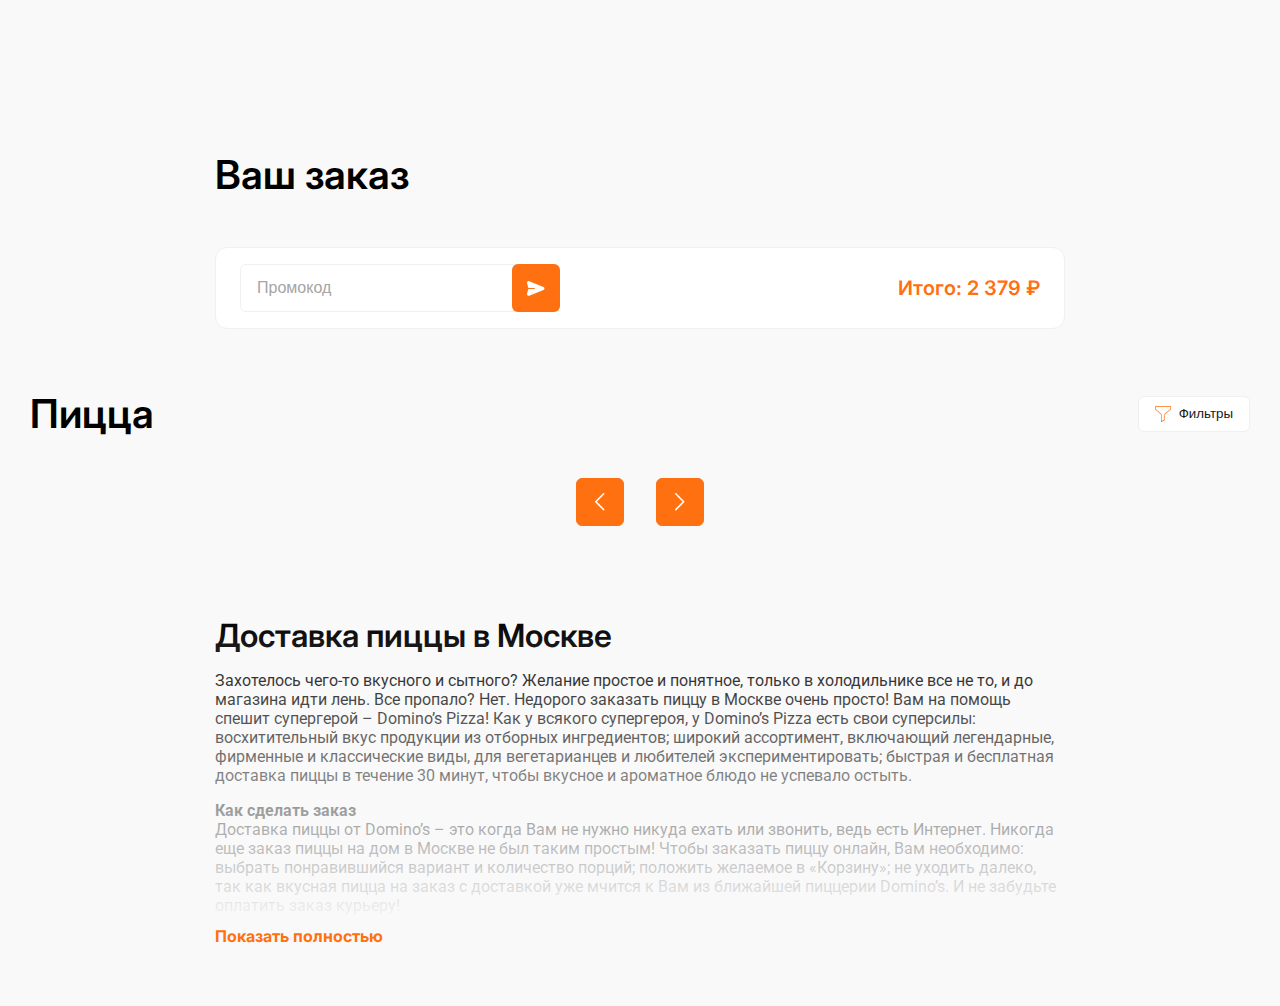
<file: kudapizza-main/index.html>
<!DOCTYPE html>
<html lang="en">

<head>
    <meta charset="UTF-8">
    <meta name="viewport" content="width=device-width, initial-scale=1.0">
    <title>Kudapizza</title>
    <link rel="stylesheet" href="main.css">
</head>

<body>
    <main>
        <section class="categories">
            <div class="container categories__container">
                <ul class="categories__list">
                    <!-- <li>
                        <a href="#" class="categories__link active">
                            <svg width="24" height="24">
                                <use xlink:href="images/icons/sprite.svg#icon-sale" />
                            </svg>
                            Акции
                        </a>
                    </li> -->
                </ul>
            </div>
        </section>
        <section class="cart">
            <div class="container container--small cart__container">
                <h2 class="cart__title">Ваш заказ</h2>
                <div class="cart__body">
                   <div class="cart__items"> 
                         <!--<div class="cart__item">
                            <div class="cart__item-about">
                                <img src="images/product-1.jpg" alt="" class="cart__item-img">
                                <div class="cart__item-info">
                                    <div class="cart__item-name">Пепперони по-деревенски</div>
                                    <div class="cart__item-desc">Традиционное тесто, 23 см</div>
                                </div>
                            </div>
                            <div class="cart__item-numbers">
                                <div class="cart__item-calc">
                                    <button class="cart__item-minus">-</button>
                                    <input type="text" value="1" class="cart__item-quantity" readonly>
                                    <button class="cart__item-plus">+</button>
                                </div>
                                <div class="cart__item-sum">399 ₽</div>
                            </div>
                        </div>-->

                        
                    </div>
                    <div class="cart__result">
                        <div class="cart__promocode">
                            <input type="text" placeholder="Промокод">
                            <button>
                                <svg width="18" height="15">
                                    <use xlink:href="images/icons/sprite.svg#icon-plane" />
                                </svg>
                            </button>
                        </div>
                        <div class="cart__sum">Итого: 2 379 ₽</div>
                    </div>
                </div>
            </div>
        </section>
        <section class="catalog">
            <div class="container catalog__container">
                <div class="catalog__header">
                    <h2 class="catalog__title">Пицца</h2>
                    <button class="catalog__filter">
                        <svg width="16" height="16" viewBox="0 0 16 16" xmlns="http://www.w3.org/2000/svg">
                            <g clip-path="url(#clip0_27964_386)">
                                <path
                                    d="M6.33333 16C6.27667 16 6.22 15.986 6.16933 15.9567C6.06467 15.8973 6 15.7867 6 15.6667V8.932C6 8.646 5.87733 8.374 5.664 8.18467L0.558667 3.64933C0.204 3.33533 0 2.87933 0 2.4V1C0 0.448667 0.448667 0 1 0H15C15.5513 0 16 0.448667 16 1V2.4C16 2.87933 15.796 3.33533 15.4407 3.65L10.336 8.18533C10.1227 8.37467 10 8.64667 10 8.932V13.2887C10 13.6373 9.81467 13.966 9.51467 14.146L6.504 15.952C6.452 15.984 6.39267 16 6.33333 16V16ZM1 0.666667C0.816667 0.666667 0.666667 0.816 0.666667 1V2.4C0.666667 2.68867 0.788667 2.96267 1.00067 3.15L6.10667 7.686C6.462 8.002 6.66667 8.456 6.66667 8.932V15.078L9.172 13.5753C9.27133 13.5153 9.33333 13.4053 9.33333 13.2893V8.93267C9.33333 8.45667 9.538 8.002 9.89333 7.68667L14.9987 3.15133C15.2113 2.96267 15.3333 2.68867 15.3333 2.4V1C15.3333 0.816 15.1833 0.666667 15 0.666667H1Z" />
                            </g>
                            <defs>
                                <clipPath id="clip0_27964_386">
                                    <rect width="16" height="16" fill="white" />
                                </clipPath>
                            </defs>
                        </svg>

                        Фильтры
                    </button>
                </div>
                <div class="pagination">
                    <ul>
                        <li>
                            <a href="#" class="pagination__button pagination__button--active">
                                <svg width="18" height="18">
                                    <use xlink:href="images/icons/sprite.svg#icon-prev" />
                                </svg>
                            </a>
                        </li>
                        <li class="here"></li>
                        <!-- <li>
                            <a href="#" class="pagination__button">1</a>
                        </li>
                        <li>
                            <a href="#" class="pagination__button">2</a>
                        </li>
                        <li>
                            <a href="#" class="pagination__button">3</a>
                        </li>
                        <li>
                            <span>...</span>
                        </li>
                        <li>
                            <a href="#" class="pagination__button">103</a>
                        </li>
                        <li>
                            <a href="#" class="pagination__button">104</a>
                        </li>
                        <li>
                            <a href="#" class="pagination__button">105</a>
                        </li> -->
                        <li>
                            <a href="#" class="pagination__button pagination__button--active">
                                <svg width="18" height="18">
                                    <use xlink:href="images/icons/sprite.svg#icon-next" />
                                </svg>
                            </a>
                        </li>
                    </ul>
                </div>
            </div>
        </section>
        <section class="info">
            <div class="container container--small info__container">
                <div class="info__text">
                    <h2>Доставка пиццы в Москве</h2>
                    <p>Захотелось чего-то вкусного и сытного? Желание простое и понятное, только в холодильнике все не
                        то, и до магазина идти лень. Все пропало? Нет. Недорого заказать пиццу в Москве очень просто!
                        Вам на помощь спешит супергерой – Domino’s Pizza! Как у всякого супергероя, у Domino’s Pizza
                        есть свои суперсилы: восхитительный вкус продукции из отборных ингредиентов; широкий
                        ассортимент, включающий легендарные, фирменные и классические виды, для вегетарианцев и
                        любителей экспериментировать; быстрая и бесплатная доставка пиццы в течение 30 минут, чтобы
                        вкусное и ароматное блюдо не успевало остыть.</p>
                    <h5>Как сделать заказ</h5>
                    <p>Доставка пиццы от Domino’s – это когда Вам не нужно никуда ехать или звонить, ведь есть Интернет.
                        Никогда еще заказ пиццы на дом в Москве не был таким простым! Чтобы заказать пиццу онлайн, Вам
                        необходимо: выбрать понравившийся вариант и количество порций; положить желаемое в «Корзину»; не
                        уходить далеко, так как вкусная пицца на заказ с доставкой уже мчится к Вам из ближайшей
                        пиццерии Domino’s. И не забудьте оплатить заказ курьеру!</p>
                    <p>Захотелось чего-то вкусного и сытного? Желание простое и понятное, только в холодильнике все не
                        то, и до магазина идти лень. Все пропало? Нет. Недорого заказать пиццу в Москве очень просто!
                        Вам на помощь спешит супергерой – Domino’s Pizza! Как у всякого супергероя, у Domino’s Pizza
                        есть свои суперсилы: восхитительный вкус продукции из отборных ингредиентов; широкий
                        ассортимент, включающий легендарные, фирменные и классические виды, для вегетарианцев и
                        любителей экспериментировать; быстрая и бесплатная доставка пиццы в течение 30 минут, чтобы
                        вкусное и ароматное блюдо не успевало остыть.</p>
                    <p>Доставка пиццы от Domino’s – это когда Вам не нужно никуда ехать или звонить, ведь есть Интернет.
                        Никогда еще заказ пиццы на дом в Москве не был таким простым! Чтобы заказать пиццу онлайн, Вам
                        необходимо: выбрать понравившийся вариант и количество порций; положить желаемое в «Корзину»; не
                        уходить далеко, так как вкусная пицца на заказ с доставкой уже мчится к Вам из ближайшей
                        пиццерии Domino’s. И не забудьте оплатить заказ курьеру!</p>
                    <p>Доставка пиццы от Domino’s – это когда Вам не нужно никуда ехать или звонить, ведь есть Интернет.
                        Никогда еще заказ пиццы на дом в Москве не был таким простым! Чтобы заказать пиццу онлайн, Вам
                        необходимо: выбрать понравившийся вариант и количество порций; положить желаемое в «Корзину»; не
                        уходить далеко, так как вкусная пицца на заказ с доставкой уже мчится к Вам из ближайшей
                        пиццерии Domino’s. И не забудьте оплатить заказ курьеру!</p>
                    <p>Захотелось чего-то вкусного и сытного? Желание простое и понятное, только в холодильнике все не
                        то, и до магазина идти лень. Все пропало? Нет. Недорого заказать пиццу в Москве очень просто!
                        Вам на помощь спешит супергерой – Domino’s Pizza! Как у всякого супергероя, у Domino’s Pizza
                        есть свои суперсилы: восхитительный вкус продукции из отборных ингредиентов; широкий
                        ассортимент, включающий легендарные, фирменные и классические виды, для вегетарианцев и
                        любителей экспериментировать; быстрая и бесплатная доставка пиццы в течение 30 минут, чтобы
                        вкусное и ароматное блюдо не успевало остыть.</p>
                </div>
                <button class="info__link" data-hello="Скрыть текст">Показать полностью</button>
            </div>
        </section>
    </main>
    <div class="popup-filter">
        <div class="popup-filter__body">
            <div class="popup-filter__content">
                <div class="popup-filter__header">
                    <h2>Фильтры</h2>
                    <svg class="popup-filter__close" width="24" height="24" viewBox="0 0 24 24" fill="none"
                        xmlns="http://www.w3.org/2000/svg">
                        <g clip-path="url(#clip0_230_22549)">
                            <path fill-rule="evenodd" clip-rule="evenodd"
                                d="M1.33213 0.228557C1.02739 -0.0761858 0.5333 -0.0761858 0.228557 0.228557C-0.0761858 0.533301 -0.0761858 1.02739 0.228557 1.33213L10.8964 12L0.228564 22.6679C-0.0761791 22.9726 -0.0761791 23.4667 0.228564 23.7714C0.533307 24.0762 1.02739 24.0762 1.33214 23.7714L12 13.1036L22.6679 23.7714C22.9726 24.0762 23.4667 24.0762 23.7714 23.7714C24.0762 23.4667 24.0762 22.9726 23.7714 22.6679L13.1036 12L23.7714 1.33213C24.0762 1.02739 24.0762 0.533302 23.7714 0.228559C23.4667 -0.0761838 22.9726 -0.0761838 22.6679 0.228559L12 10.8964L1.33213 0.228557Z"
                                fill="#A5A5A5" />
                        </g>
                        <defs>
                            <clipPath id="clip0_230_22549">
                                <rect width="24" height="24" fill="white" />
                            </clipPath>
                        </defs>
                    </svg>
                </div>
                <div class="popup-filter__groups">
                    <!-- <div class="popup-filter__group">
                        <h4>Общее</h4>
                        <div class="popup-filter__checkbox">
                            <button class="active">Хит</button>
                        </div>
                    </div> -->
                </div>
            </div>
            <div class="popup-filter__buttons">
                <button class="hover">Сбросить</button>
                <button class="active">Применить</button>
            </div>
        </div>
    </div>
    <script src="script.js"></script>
</body>

</html>
</file>
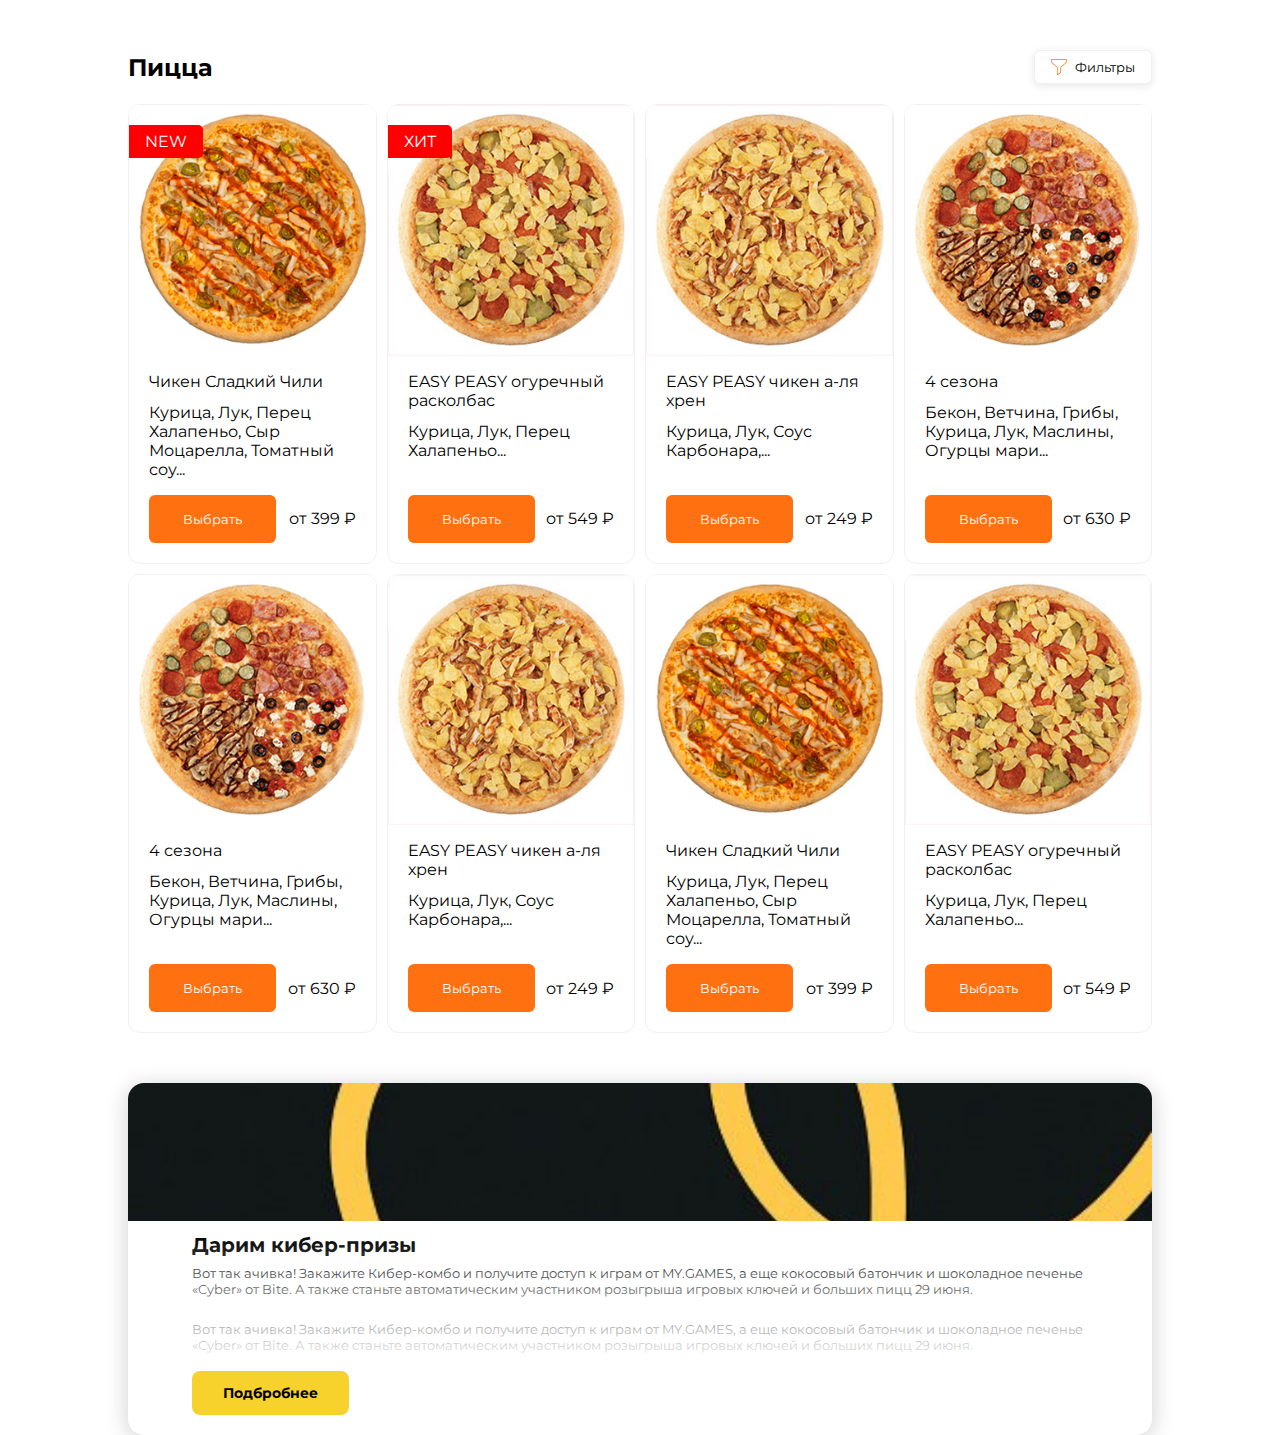
<file: kudapizza-prizes/index.html>
<!DOCTYPE html>
<html lang="en">
<head>
    <meta charset="UTF-8">
    <meta name="viewport" content="width=device-width, initial-scale=1.0">
    <title>kudapizza-prizes</title>
    <link rel="stylesheet" href="./assets/css/prizes.css">
    <link rel="stylesheet" href="./assets/css/sort.css">
    <link rel="preconnect" href="https://fonts.googleapis.com">
<link rel="preconnect" href="https://fonts.gstatic.com" crossorigin>
<link href="https://fonts.googleapis.com/css2?family=Montserrat:ital,wght@0,100..900;1,100..900&display=swap" rel="stylesheet">
</head>
<body>
    <main>
        <section class="catalog">
            <div class="catalog__content">
                <div class="catalog__header">
                    <h2>Пицца</h2>
                    <button class="catalog__sort">
                        <svg width="16" height="16" viewBox="0 0 16 16" fill="none" xmlns="http://www.w3.org/2000/svg">
                            <path d="M6.33333 16C6.27667 16 6.22 15.986 6.16933 15.9567C6.06467 15.8973 6 15.7867 6 15.6667V8.932C6 8.646 5.87733 8.374 5.664 8.18467L0.558667 3.64933C0.204 3.33533 0 2.87933 0 2.4V1C0 0.448667 0.448667 0 1 0H15C15.5513 0 16 0.448667 16 1V2.4C16 2.87933 15.796 3.33533 15.4407 3.65L10.336 8.18533C10.1227 8.37467 10 8.64667 10 8.932V13.2887C10 13.6373 9.81467 13.966 9.51467 14.146L6.504 15.952C6.452 15.984 6.39267 16 6.33333 16ZM1 0.666667C0.816667 0.666667 0.666667 0.816 0.666667 1V2.4C0.666667 2.68867 0.788667 2.96267 1.00067 3.15L6.10667 7.686C6.462 8.002 6.66667 8.456 6.66667 8.932V15.078L9.172 13.5753C9.27133 13.5153 9.33333 13.4053 9.33333 13.2893V8.93267C9.33333 8.45667 9.538 8.002 9.89333 7.68667L14.9987 3.15133C15.2113 2.96267 15.3333 2.68867 15.3333 2.4V1C15.3333 0.816 15.1833 0.666667 15 0.666667H1Z" fill="#FF7010"/>
                        </svg>
                        <span class="catalog__sort-span">Фильтры</span>
                    </button>
                </div>
                <div class="catalog__pizza">
                    <!--Item start  1-->
                    <div class="catalog__pizza-item">
                        <div class="catalog__pizza-item-image">
                            <span class="catalog__pizza-item-span">NEW</span>
                            <img src="./assets/img/pizza/ChickenSweetChili.png" alt="Chicken Sweet Chili Pizza" class="catalog__pizza-item-img">
                        </div>
                        <div class="catalog__pizza-item-text">
                            <span class="catalog__pizza-item-text-span">Чикен Сладкий Чили</span>
                            <p class="catalog__pizza-item-text-span">Курица, Лук, Перец Халапеньо, Сыр Моцарелла, Томатный соу...</p>
                        </div>
                        <div class="catalog__pizza-item-bap"> <!--bap (button and price)-->
                            <button class="catalog__pizza-item-bap-button">Выбрать</button>
                            <span class="catalog__pizza-item-bap-span">от 399 &#8381</span>
                        </div>
                    </div>
                    <!--Item finish-->

                    <!--Item start 2-->
                    <div class="catalog__pizza-item">
                        <div class="catalog__pizza-item-image">
                            <span class="catalog__pizza-item-span">ХИТ</span>
                            <img src="./assets/img/pizza/EasyPeasyPickles.png" alt="Chicken Sweet Chili Pizza" class="catalog__pizza-item-img">
                        </div>
                        <div class="catalog__pizza-item-text">
                            <span class="catalog__pizza-item-text-span">EASY PEASY огуречный расколбас</span>
                            <p class="catalog__pizza-item-text-span">Курица, Лук, Перец Халапеньо...</p>
                        </div>
                        <div class="catalog__pizza-item-bap"> <!--bap (button and price)-->
                            <button class="catalog__pizza-item-bap-button">Выбрать</button>
                            <span class="catalog__pizza-item-bap-span">от 549 &#8381</span>
                        </div>
                    </div>
                    <!--Item finish-->

                    <!--Item start   3-->
                    <div class="catalog__pizza-item">
                        <div class="catalog__pizza-item-image">
                            <img src="./assets/img/pizza/EasyPeasyChickenHren.png" alt="Chicken Sweet Chili Pizza" class="catalog__pizza-item-img">
                        </div>
                        <div class="catalog__pizza-item-text">
                            <span class="catalog__pizza-item-text-span">EASY PEASY чикен а-ля хрен</span>
                            <p class="catalog__pizza-item-text-span">Курица, Лук, Соус Карбонара,...</p>
                        </div>
                        <div class="catalog__pizza-item-bap"> <!--bap (button and price)-->
                            <button class="catalog__pizza-item-bap-button">Выбрать</button>
                            <span class="catalog__pizza-item-bap-span">от 249 &#8381</span>
                        </div>
                    </div>
                    <!--Item finish-->

                    <!--Item start  4-->
                    <div class="catalog__pizza-item">
                        <div class="catalog__pizza-item-image">
                            <img src="./assets/img/pizza/FourSeasons.png" alt="Chicken Sweet Chili Pizza" class="catalog__pizza-item-img">
                        </div>
                        <div class="catalog__pizza-item-text">
                            <span class="catalog__pizza-item-text-span">4 сезона</span>
                            <p class="catalog__pizza-item-text-span">Бекон, Ветчина, Грибы, Курица, Лук, Маслины, Огурцы мари...</p>
                        </div>
                        <div class="catalog__pizza-item-bap"> <!--bap (button and price)-->
                            <button class="catalog__pizza-item-bap-button">Выбрать</button>
                            <span class="catalog__pizza-item-bap-span">от 630 &#8381</span>
                        </div>
                    </div>
                    <!--Item finish-->

                    <!--Item start  5-->
                    <div class="catalog__pizza-item">
                        <div class="catalog__pizza-item-image">
                            <img src="./assets/img/pizza/FourSeasons.png" alt="Chicken Sweet Chili Pizza" class="catalog__pizza-item-img">
                        </div>
                        <div class="catalog__pizza-item-text">
                            <span class="catalog__pizza-item-text-span">4 сезона</span>
                            <p class="catalog__pizza-item-text-span">Бекон, Ветчина, Грибы, Курица, Лук, Маслины, Огурцы мари...</p>
                        </div>
                        <div class="catalog__pizza-item-bap"> <!--bap (button and price)-->
                            <button class="catalog__pizza-item-bap-button">Выбрать</button>
                            <span class="catalog__pizza-item-bap-span">от 630 &#8381</span>
                        </div>
                    </div>
                    <!--Item finish-->

                    <!--Item start   6-->
                    <div class="catalog__pizza-item">
                        <div class="catalog__pizza-item-image">
                            <img src="./assets/img/pizza/EasyPeasyChickenHren.png" alt="Chicken Sweet Chili Pizza" class="catalog__pizza-item-img">
                        </div>
                        <div class="catalog__pizza-item-text">
                            <span class="catalog__pizza-item-text-span">EASY PEASY чикен а-ля хрен</span>
                            <p class="catalog__pizza-item-text-span">Курица, Лук, Соус Карбонара,...</p>
                        </div>
                        <div class="catalog__pizza-item-bap"> <!--bap (button and price)-->
                            <button class="catalog__pizza-item-bap-button">Выбрать</button>
                            <span class="catalog__pizza-item-bap-span">от 249 &#8381</span>
                        </div>
                    </div>
                    <!--Item finish-->

                    <!--Item start  7-->
                    <div class="catalog__pizza-item">
                        <div class="catalog__pizza-item-image">
                            <img src="./assets/img/pizza/ChickenSweetChili.png" alt="Chicken Sweet Chili Pizza" class="catalog__pizza-item-img">
                        </div>
                        <div class="catalog__pizza-item-text">
                            <span class="catalog__pizza-item-text-span">Чикен Сладкий Чили</span>
                            <p class="catalog__pizza-item-text-span">Курица, Лук, Перец Халапеньо, Сыр Моцарелла, Томатный соу...</p>
                        </div>
                        <div class="catalog__pizza-item-bap"> <!--bap (button and price)-->
                            <button class="catalog__pizza-item-bap-button">Выбрать</button>
                            <span class="catalog__pizza-item-bap-span">от 399 &#8381</span>
                        </div>
                    </div>
                    <!--Item finish-->

                    <!--Item start  8-->
                    <div class="catalog__pizza-item">
                        <div class="catalog__pizza-item-image">
                            <img src="./assets/img/pizza/EasyPeasyPickles.png" alt="Chicken Sweet Chili Pizza" class="catalog__pizza-item-img">
                        </div>
                        <div class="catalog__pizza-item-text">
                            <span class="catalog__pizza-item-text-span">EASY PEASY огуречный расколбас</span>
                            <p class="catalog__pizza-item-text-span">Курица, Лук, Перец Халапеньо...</p>
                        </div>
                        <div class="catalog__pizza-item-bap"> <!--bap (button and price)-->
                            <button class="catalog__pizza-item-bap-button">Выбрать</button>
                            <span class="catalog__pizza-item-bap-span">от 549 &#8381</span>
                        </div>
                    </div>
                    <!--Item finish-->
                </div>
            </div>
        </section>
        <section class="prizes">
            <div class="prizes__content">
                <img src="./assets/img/prizes_image.png" alt="top image" class="prizes__image">
                <div class="prizes__content-text">
                    <h2 class="prizes__h2">Дарим кибер-призы</h2>
                    <p class="prizes__p">Вот так ачивка! Закажите Кибер-комбо и получите доступ к играм от MY.GAMES, а еще кокосовый батончик и шоколадное печенье «Cyber» от Bite. А также станьте автоматическим участником розыгрыша игровых ключей и больших пицц 29 июня.</p>
                    <p class="prizes__p">Вот так ачивка! Закажите Кибер-комбо и получите доступ к играм от MY.GAMES, а еще кокосовый батончик и шоколадное печенье «Cyber» от Bite. А также станьте автоматическим участником розыгрыша игровых ключей и больших пицц 29 июня.</p>
                    <p class="prizes__p">Вот так ачивка! Закажите Кибер-комбо и получите доступ к играм от MY.GAMES, а еще кокосовый батончик и шоколадное печенье «Cyber» от Bite. А также станьте автоматическим участником розыгрыша игровых ключей и больших пицц 29 июня.</p>
                    <p class="prizes__p">Вот так ачивка! Закажите Кибер-комбо и получите доступ к играм от MY.GAMES, а еще кокосовый батончик и шоколадное печенье «Cyber» от Bite. А также станьте автоматическим участником розыгрыша игровых ключей и больших пицц 29 июня.</p>
                </div>
                <button class="prizes__button" data-text="Меньше">Подбробнее</button>
            </div>
        </section>
        <script src="./assets/js/script.js"></script>
    </main>
    <div class="popup-filter">
        <div class="popup-filter__content">
            <div class="popup-filter__header">
                <h2>Фильтры</h2>
                <button class="popup-filter__header-button">
                    <svg width="24" height="24" viewBox="0 0 24 24" fill="none" xmlns="http://www.w3.org/2000/svg">
                    <g clip-path="url(#clip0_230_22549)">
                    <path fill-rule="evenodd" clip-rule="evenodd" d="M1.33213 0.228557C1.02739 -0.0761858 0.5333 -0.0761858 0.228557 0.228557C-0.0761858 0.533301 -0.0761858 1.02739 0.228557 1.33213L10.8964 12L0.228564 22.6679C-0.0761791 22.9726 -0.0761791 23.4667 0.228564 23.7714C0.533307 24.0762 1.02739 24.0762 1.33214 23.7714L12 13.1036L22.6679 23.7714C22.9726 24.0762 23.4667 24.0762 23.7714 23.7714C24.0762 23.4667 24.0762 22.9726 23.7714 22.6679L13.1036 12L23.7714 1.33213C24.0762 1.02739 24.0762 0.533302 23.7714 0.228559C23.4667 -0.0761838 22.9726 -0.0761838 22.6679 0.228559L12 10.8964L1.33213 0.228557Z" fill="#A5A5A5"/>
                    </g>
                    <defs>
                    <clipPath id="clip0_230_22549">
                    <rect width="24" height="24" fill="white"/>
                    </clipPath>
                    </defs>
                    </svg>
                </button>
            </div>
            <div class="popup-filter__block">
                <span class="block-span">Общее</span>
                <div class="block-items">

                    <!--Item started-->
                    <label class="popup-filter-buttons-parameter">
                        <input type="checkbox" name="checkbox" class="popup-filter__input">
                        <span class="popup-filter__span">Хит</span>
                    </label>
                    <!--Item finished-->

                    <!--Item started-->
                    <label class="popup-filter-buttons-parameter">
                        <input type="checkbox" name="checkbox" class="popup-filter__input">
                        <span class="popup-filter__span">Новинка</span>
                    </label>
                    <!--Item finished-->

                    <!--Item started-->
                    <label class="popup-filter-buttons-parameter">
                        <input type="checkbox" name="checkbox" class="popup-filter__input">
                        <span class="popup-filter__span">С мясом</span>
                    </label>
                    <!--Item finished-->

                    <!--Item started-->
                    <label class="popup-filter-buttons-parameter">
                        <input type="checkbox" name="checkbox" class="popup-filter__input">
                        <span class="popup-filter__span">Вегетарианская</span>
                    </label>
                    <!--Item finished-->

                    <!--Item started-->
                    <label class="popup-filter-buttons-parameter">
                        <input type="checkbox" name="checkbox" class="popup-filter__input">
                        <span class="popup-filter__span">С курицей</span>
                    </label>
                    <!--Item finished-->

                    <!--Item started-->
                    <label class="popup-filter-buttons-parameter">
                        <input type="checkbox" name="checkbox" class="popup-filter__input">
                        <span class="popup-filter__span">Без лука</span>
                    </label>
                    <!--Item finished-->

                    <!--Item started-->
                    <label class="popup-filter-buttons-parameter">
                        <input type="checkbox" name="checkbox" class="popup-filter__input">
                        <span class="popup-filter__span">С грибами</span>
                    </label>
                    <!--Item finished-->

                    <!--Item started-->
                    <label class="popup-filter-buttons-parameter">
                        <input type="checkbox" name="checkbox" class="popup-filter__input">
                        <span class="popup-filter__span">С морепродуктами</span>
                    </label>
                    <!--Item finished-->

                    <!--Item started-->
                    <label class="popup-filter-buttons-parameter">
                        <input type="checkbox" name="checkbox" class="popup-filter__input">
                        <span class="popup-filter__span">Барбекью</span>
                    </label>
                    <!--Item finished-->
                </div>
            </div>
            <div class="popup-filter__block">
                <span class="block-span">Сыр</span>
                <div class="block-items">
                    <!--Item started-->
                    <label class="popup-filter-buttons-parameter">
                        <input type="checkbox" name="checkbox" class="popup-filter__input">
                        <span class="popup-filter__span">Реджанито</span>
                    </label>
                    <!--Item finished-->
                    
                    <!--Item started-->
                    <label class="popup-filter-buttons-parameter">
                        <input type="checkbox" name="checkbox" class="popup-filter__input">
                        <span class="popup-filter__span">Моцарелла</span>
                    </label>
                    <!--Item finished-->

                    <!--Item started-->
                    <label class="popup-filter-buttons-parameter">
                        <input type="checkbox" name="checkbox" class="popup-filter__input">
                        <span class="popup-filter__span">Чеддер</span>
                    </label>
                    <!--Item finished-->

                    <!--Item started-->
                    <label class="popup-filter-buttons-parameter">
                        <input type="checkbox" name="checkbox" class="popup-filter__input">
                        <span class="popup-filter__span">С голубой плесенью</span>
                    </label>
                    <!--Item finished-->

                    <!--Item started-->
                    <label class="popup-filter-buttons-parameter">
                        <input type="checkbox" name="checkbox" class="popup-filter__input">
                        <span class="popup-filter__span">Смесь итальянских сыров</span>
                    </label>
                    <!--Item finished-->

                    <!--Item started-->
                    <label class="popup-filter-buttons-parameter">
                        <input type="checkbox" name="checkbox" class="popup-filter__input">
                        <span class="popup-filter__span">Мягкий молодой сыр</span>
                    </label>
                    <!--Item finished-->
                </div>
            </div>
            <div class="popup-filter__block">
                <span class="block-span">Мясо</span>
                <div class="block-items">
                    <!--Item started-->
                    <label class="popup-filter-buttons-parameter">
                        <input type="checkbox" name="checkbox" class="popup-filter__input">
                        <span class="popup-filter__span">Пепперони</span>
                    </label>
                    <!--Item finished-->

                    <!--Item started-->
                    <label class="popup-filter-buttons-parameter">
                        <input type="checkbox" name="checkbox" class="popup-filter__input">
                        <span class="popup-filter__span">Свинина</span>
                    </label>
                    <!--Item finished-->

                    <!--Item started-->
                    <label class="popup-filter-buttons-parameter">
                        <input type="checkbox" name="checkbox" class="popup-filter__input">
                        <span class="popup-filter__span">Ветчина</span>
                    </label>
                    <!--Item finished-->

                    <!--Item started-->
                    <label class="popup-filter-buttons-parameter">
                        <input type="checkbox" name="checkbox" class="popup-filter__input">
                        <span class="popup-filter__span">Бекон</span>
                    </label>
                    <!--Item finished-->

                    <!--Item started-->
                    <label class="popup-filter-buttons-parameter">
                        <input type="checkbox" name="checkbox" class="popup-filter__input">
                        <span class="popup-filter__span">Говядина</span>
                    </label>
                    <!--Item finished-->

                    <!--Item started-->
                    <label class="popup-filter-buttons-parameter">
                        <input type="checkbox" name="checkbox" class="popup-filter__input">
                        <span class="popup-filter__span">Чоризо</span>
                    </label>
                    <!--Item finished-->

                    <!--Item started-->
                    <label class="popup-filter-buttons-parameter">
                        <input type="checkbox" name="checkbox" class="popup-filter__input">
                        <span class="popup-filter__span">Колбаски</span>
                    </label>
                    <!--Item finished-->

                    <!--Item started-->
                    <label class="popup-filter-buttons-parameter">
                        <input type="checkbox" name="checkbox" class="popup-filter__input">
                        <span class="popup-filter__span">Куринная грудка</span>
                    </label>
                    <!--Item finished-->
                </div>
            </div>
            <div class="popup-filter__block">
                <span class="block-span">Компонент</span>
                <div class="block-items">
                    <!--Item started-->
                    <label class="popup-filter-buttons-parameter">
                        <input type="checkbox" name="checkbox" class="popup-filter__input">
                        <span class="popup-filter__span">Креветка</span>
                    </label>
                    <!--Item finished-->

                    <!--Item started-->
                    <label class="popup-filter-buttons-parameter">
                        <input type="checkbox" name="checkbox" class="popup-filter__input">
                        <span class="popup-filter__span">Ананасы</span>
                    </label>
                    <!--Item finished-->

                    <!--Item started-->
                    <label class="popup-filter-buttons-parameter">
                        <input type="checkbox" name="checkbox" class="popup-filter__input">
                        <span class="popup-filter__span">Шампиньоны</span>
                    </label>
                    <!--Item finished-->

                    <!--Item started-->
                    <label class="popup-filter-buttons-parameter">
                        <input type="checkbox" name="checkbox" class="popup-filter__input">
                        <span class="popup-filter__span">Лук</span>
                    </label>
                    <!--Item finished-->

                    <!--Item started-->
                    <label class="popup-filter-buttons-parameter">
                        <input type="checkbox" name="checkbox" class="popup-filter__input">
                        <span class="popup-filter__span">Перец халапеньо</span>
                    </label>
                    <!--Item finished-->

                    <!--Item started-->
                    <label class="popup-filter-buttons-parameter">
                        <input type="checkbox" name="checkbox" class="popup-filter__input">
                        <span class="popup-filter__span">Орегано</span>
                    </label>
                    <!--Item finished-->

                    <!--Item started-->
                    <label class="popup-filter-buttons-parameter">
                        <input type="checkbox" name="checkbox" class="popup-filter__input">
                        <span class="popup-filter__span">Зеленый перец</span>
                    </label>
                    <!--Item finished-->

                    <!--Item started-->
                    <label class="popup-filter-buttons-parameter">
                        <input type="checkbox" name="checkbox" class="popup-filter__input">
                        <span class="popup-filter__span">Оливки</span>
                    </label>
                    <!--Item finished-->

                    <!--Item started-->
                    <label class="popup-filter-buttons-parameter">
                        <input type="checkbox" name="checkbox" class="popup-filter__input">
                        <span class="popup-filter__span">Маслины</span>
                    </label>
                    <!--Item finished-->

                    <!--Item started-->
                    <label class="popup-filter-buttons-parameter">
                        <input type="checkbox" name="checkbox" class="popup-filter__input">
                        <span class="popup-filter__span">Клубника</span>
                    </label>
                    <!--Item finished-->

                    <!--Item started-->
                    <label class="popup-filter-buttons-parameter">
                        <input type="checkbox" name="checkbox" class="popup-filter__input">
                        <span class="popup-filter__span">Смесь итальянских трав</span>
                    </label>
                    <!--Item finished-->
                </div>
            </div>
            <div class="popup-filter__buttons">
                <button class="popup-filter__footer-btn">Сбросить</button>
                <button class="popup-filter__footer-btn">Применить</button>
            </div>
        </div>
    </div>
</body>
</html>
</file>
<file: kudapizza-main/main.css>
@import url('https://fonts.googleapis.com/css2?family=Inter:ital,opsz,wght@0,14..32,100..900;1,14..32,100..900&family=Roboto:ital,wght@0,100..900;1,100..900&display=swap');

* {
    margin: 0;
    padding: 0;
    box-sizing: border-box;
    /* border: 1px solid red; */
}

:root {
    --hello: #191919;
}

body {
    font-family: 'Roboto', sans-serif;
    color: var(--color);
    background-color: #F9F9F9;
}

.info {
    margin-block: 60px;
}

.info h2 {
    font-family: 'Inter', sans-serif;
    font-size: 32px;
    font-weight: 600;
    margin-bottom: 16px;
}

.info h5 {
    font-size: 16px;
    font-weight: 700;
}

.info p {
    font-size: 16px;
    margin-bottom: 1em;
}

.container {
    width: calc(100% - 30px * 2);
    max-width: 1290px;
    margin: 0 auto;
}

.container--small {
    max-width: 850px;
}

.info__link {
    color: #FF7010;
    background: none;
    border: none;
    font-family: "Inter", sans-serif;
    font-weight: 700;
    font-size: 16px;
    cursor: pointer;
}

.info__text {
    transition: max-height 1s;
    max-height: 310px;
    overflow: hidden;
    position: relative;
}

.info__text--active {
    max-height: 1000px;
}

.info__text::after {
    width: 100%;
    height: 310px;
    opacity: 1;
    background: linear-gradient(180deg, rgba(255, 255, 255, 0) 0%, #F9F9F9 100%);
    content: "";
    position: absolute;
    top: 0;
    left: 0;
    transition: opacity 1s, height 1s;
}

.info__text--active::after {
    opacity: 0;
    height: 1000px;
}

/* Catalog */

.catalog {
    padding: 30px 0;
}

.catalog__container {
    display: flex;
    flex-direction: column;
    gap: 40px;
}

.catalog__header {
    display: flex;
    justify-content: space-between;
    align-items: center;
}

.catalog__title {
    font-family: 'Inter', sans-serif;
    font-size: 40px;
    font-weight: 600;
}

.catalog__filter {
    display: flex;
    gap: 8px;
    align-items: center;
    background-color: #fff;
    border: 1px solid #F0F0F0;
    border-radius: 6px;
    padding: 9px 16px;
    color: var(--hello);
    cursor: pointer;
    transition-duration: .3s;
    transition-property: background-color, color;
}

.catalog__filter svg {
    fill: #ff7010;
    transition: fill .3s;
}

.catalog__filter:hover {
    background-color: #FF7010;
    color: #fff
}

.catalog__filter:hover svg {
    fill: #fff;
}

/* End Catalog */

/* Popup */

.no-scroll {
    overflow: hidden;
}

.popup-filter {
    position: fixed;
    top: 0;
    left: 0;
    width: 100%;
    height: 100%;
    backdrop-filter: blur(10px) brightness(0.6);
    justify-content: end;
    display: none;
    opacity: 0;
    transition: opacity .3s;
}

.popup-filter--show {
    display: flex;
}

.popup-filter--active {
    opacity: 1;
}

.popup-filter__body {
    background-color: white;
    width: 520px;
    height: 100%;
    overflow: auto;
    transform: translateX(520px);
    transition: transform .3s;
    /* right: 0; */
    /* position: absolute; */
}

.popup-filter--active .popup-filter__body {
    transform: translateX(0px);
}

.popup-filter__content {
    padding: 32px 20px 28px;
    display: flex;
    flex-direction: column;
    gap: 20px;
}

.popup-filter__header {
    display: flex;
    justify-content: space-between;
    align-items: center;
}

.popup-filter__header h2 {
    font-family: Inter, Courier, monospace;
    font-size: 32px;
    font-weight: 600;
}

.popup-filter__groups {
    display: flex;
    flex-direction: column;
    gap: 24px;
}

.popup-filter__group {
    display: flex;
    flex-direction: column;
    gap: 12px;
}

.popup-filter__group h4 {
    font-family: 'Roboto', sans-serif;
    font-size: 16px;
    color: #A5A5A5;
    font-weight: 400;
}

.popup-filter__checkbox {
    display: flex;
    flex-wrap: wrap;
    gap: 8px;
}

.popup-filter__checkbox button,
.popup-filter__buttons button
 {
    background-color: #fff;
    color: var(--hello);
    padding: 11px 16px;
    font-size: 14px;
    font-family: 'Inter', sans-serif;
    border: 1px solid #F0F0F0;
    border-radius: 6px;
    cursor: pointer;
    transition-duration: .3s;
    transition-property: background-color, border, color;
}

.popup-filter__checkbox button:hover,
.popup-filter__buttons button:hover,
.popup-filter__buttons button.hover
 {
    color: #FF7010;
    border: 1px solid #FF7010;
}

.popup-filter__checkbox button.active,
.popup-filter__buttons button.active
{
    background-color: #FF7010;
    color: #fff;
    border: 1px solid #FF7010;
}

.popup-filter__buttons {
    display: flex;
    gap: 20px;
    padding: 12px 20px;
    border-top: 1px solid #F0F0F0;
}

.popup-filter__buttons button {
    flex-grow: 1;
}

.popup-filter__close {
    cursor: pointer;
}

/* End Popup */

/* Categories */
.categories {
    margin-block: 60px;
}

.categories__list {
    list-style: none;
    display: grid;
    grid-template-columns: repeat(auto-fill, minmax(135px, 1fr));
    gap: 16px 30px;
    font-size: 18px;
}

.categories__list li {
    flex-basis: 135px;
}

.categories__link {
    background-color: #fff;
    border: 1px solid #F0F0F0;
    border-radius: 12px;
    display: flex;
    flex-direction: column;
    justify-content: center;
    align-items: center;
    gap: 8px;
    padding-block: 20px;
    text-decoration: none;
    color: var(--hello);
    transition: border .3s;
}

.categories__link:hover {
    border-color: #ff7010;
}

.categories__link svg {
    fill: #FF7010;
    width: 32px;
    height: 32px;
}

.categories__link.active {
    color: #E23535;
}

.categories__link.active:hover {
    border-color: #E23535;
}

.categories__link.active svg {
    fill: #E23535;
}

/* End Categories */

/* Pagination */

.pagination {
    display: flex;
    justify-content: center;
}

.pagination ul {
    list-style: none;
    display: flex;
    justify-content: center;
    align-items: center;
    flex-wrap: wrap;
    gap: 16px;
}

.pagination__button {
    border-radius: 6px;
    text-decoration: none;
    color: var(--hello);
    background-color: #fff;
    border: 1px solid #F0F0F0;
    display: flex;
    justify-content: center;
    align-items: center;
    height: 48px;
    min-width: 48px;
    padding-inline: 12px;
    transition-duration: .3s;
    transition-property: background-color, border;
}

.pagination__button:hover {
    border: 1px solid #ff7010;
}

.pagination__button svg {
    fill: #fff;
}

.pagination__button--active {
    background-color: #FF7010;
    color: #fff;
    border: 1px solid #FF7010;
}

.pagination__button--active:hover {
    background-color: #ff7f2a;
}

/* End Pagination */

/* Cart */

.cart {
    padding: 30px 0;
}

.cart__title {
    font-family: 'Inter', sans-serif;
    font-size: 40px;
    font-weight: 600;
}

.cart__container {
    display: flex;
    flex-direction: column;
    gap: 24px;
}

.cart__body, .cart__items {
    display: flex;
    flex-direction: column;
    gap: 24px;
}

.cart__result,
.cart__item {
    background-color: #fff;
    border: 1px solid #F0F0F0;
    border-radius: 12px;
}

.cart__item {
    display: flex;
    justify-content: space-between;
    align-items: center;
    gap: 20px;
    padding: 16px 24px 16px 16px;
}

.cart__item-about {
    flex-grow: 1;
    display: flex;
    gap: 16px;
    align-items: center;
}

.cart__item-img {
    width: 120px;
    height: 120px;
    flex-shrink: 0;
    object-fit: cover;
}

.cart__item-name {
    font-family: 'Inter', sans-serif;
    font-size: 20px;
    font-weight: 600;
}

.cart__item-desc {
    font-size: 16px;
    font-weight: 400;
}

.cart__item-info {
    display: flex;
    flex-direction: column;
    gap: 8px;
}

.cart__item-numbers {
    flex-shrink: 0;
    display: flex;
    align-items: center;
    gap: 40px;
}

.cart__item-calc {
    width: 92px;
    position: relative;
    overflow: hidden;
    border-radius: 6px;
}

.cart__item-quantity {
    width: 100%;
    padding: 8px;
    border: none;
    background-color: #FFEEE2;
    text-align: center;
    outline: none;
}

.cart__item-quantity,
.cart__item-minus,
.cart__item-plus {
    color: #ff7010;
    font-size: 16px;
    font-weight: 600;
    font-family: 'Inter', sans-serif;
}

.cart__item-minus,
.cart__item-plus {
    position: absolute;
    height: 100%;
    width: 24px;
    border: none;
    background: #FFEEE2;
    color: #ff7010;
    cursor: pointer;
    transition: background-color .3s;
}

.cart__item-minus:hover,
.cart__item-plus:hover {
    background-color: #ffe0ca;
}

.cart__item-minus {
    left: 0;
}

.cart__item-plus {
    right: 0;
}

.cart__sum,
.cart__item-sum {
    font-size: 20px;
    font-weight: 600;
    color: #ff7010;
    font-family: 'Inter', sans-serif;
}

.cart__result {
    padding: 16px 24px;
    display: flex;
    justify-content: space-between;
    align-items: center;
    gap: 20px;
}

.cart__promocode {
    width: 100%;
    max-width: 320px;
    position: relative;
}

.cart__promocode input {
    width: 100%;
    font-size: 16px;
    color: var(--hello);
    padding: 14px 16px;
    border: 1px solid #F0F0F0;
    border-radius: 6px;
    outline: none;
}

.cart__promocode input::placeholder {
    color: #A5A5A5;
}

.cart__promocode button {
    width: 48px;
    height: 100%;
    display: flex;
    justify-content: center;
    align-items: center;
    background-color: #FF7010;
    cursor: pointer;
    position: absolute;
    right: 0;
    top: 0;
    border: none;
    border-radius: 6px;
    transition: background-color .3s;
}

.cart__promocode button:hover {
    background-color: #ff7f2a;
}

.cart__promocode button svg {
    fill: #ffffff;
}

@media screen and (max-width: 700px) {
    .cart__item {
        flex-direction: column;
        align-items: start;
    }

    .cart__item-numbers {
        gap: 16px;
    }

    .cart__item-about {
        flex-direction: column;
        align-items: start;
    }

    .cart__result {
        flex-direction: column;
        align-items: end;
    }
}

/* End Cart */
</file>
<file: kudapizza-prizes/assets/css/prizes.css>
*{
    margin: 0;
    padding: 0;
    gap: 0;
    font-family: "Montserrat";
}
.prizes{
    width: 100%;
    height: max-content;
    display: flex;
    justify-content: center;
    margin-top: 50px;
}
.prizes__content{
    width: 80%;
    height: max-content;
    display: flex;
    flex-direction: column;
    border-radius: 16px;
    box-shadow: 0 4px 24px rgba(0,0,0,0.2);
}
.prizes__image{
    width: 100%;
    height: 138px;
    object-fit: cover;
    object-position: top;
    border-radius: 16px 16px 0px 0px;
    transition: 2s;
    display: block;
}
.prizes__image--active{
    width: 100%;
    height: auto;
    transition: height 2s ease-in-out;
}
.prizes__content-text{
    padding-top: 12px;
    padding-left: 64px;
    padding-right: 24px;
    position: relative;
    height: 138px;
    overflow: hidden;
    transition: 2s;
}
.prizes__content-text::after{
    content: "";
    width: 100%;
    height: 138px;
    background: linear-gradient(180deg, rgba(141, 125, 125, 0) 0%, rgba(255, 255, 255, 1) 100%);
    display: block;
    position: absolute;
    bottom: 0;
    left: 0;
    opacity: 1;
    transition: 2s ease;
}
.prizes__content-text--active{
    height: 250px;
    transition: 2s;
}
.prizes__content-text--active::after{
    transition: 2s;
    opacity: 0;
}
.prizes__h2{
    font-size: 20px;
    font-weight: 700;
    margin-bottom: 8px;
}
.prizes__p{
    font-size: 13px;
    font-weight: 500px;
    margin-bottom: 24px;
}
.prizes__button{
    width: 157px;
    height: 44px;
    border-radius: 8px;
    background-color: #F7D22D;
    display: flex;
    justify-content: center;
    align-items: center;
    border-color:transparent;
    font-size: 14px;
    font-weight: 700;
    margin-left: 64px;
    margin-bottom: 20px;
}
</file>
<file: kudapizza-prizes/assets/css/sort.css>
.catalog{
    width: 100%;
    display: flex;
    justify-content: center;
    margin-top: 50px;
}
.catalog__content{
    width: 80%;
    display: flex;
    flex-direction: column;
}
.catalog__header{
    display: flex;
    flex-direction: row;
    justify-content: space-between;
    align-items: center;
    align-items: center;
}
.catalog__sort{
    display: flex;
    flex-direction: row;
    justify-content: center;
    align-items: center;
    width: max-content;
    height: max-content;
    padding: 8px 16px 8px 16px;
    border: 1px solid #F0F0F0;
    background-color: white;
    border-radius: 6px;
    box-shadow: 0 2px 8px rgba(0,0,0,0.1);
    gap: 8px;
}
.catalog__sort:hover{
    scale: 1.1;
    transition: 0.5s;
}
.catalog__pizza{
    width: 100%;
    height: max-content;
    display: grid;
    align-items: stretch;
    gap: 10px;
    grid-template-columns: repeat(4, 1fr);
    margin-top: 20px;
}

/*item css*/
.catalog__pizza-item{
    display: flex;
    flex-direction: column;
    border-radius: 12px;
    background-color: white;
    border-color: transparent;
    border-radius: 12px;
    border: 1px solid #F0F0F0;
}
.catalog__pizza-item:hover{
    scale: 1.01;
    box-shadow: 0 4px 4px rgba(0,0,0,0.25);
    transition: 0.5s;
}

.catalog__pizza-item-fir:hover{
    scale: 1.01;
    box-shadow: 0 4px 4px rgba(0,0,0,0.25);
    transition: 0.5s;
}

.catalog__pizza-item-image{
    width: 100%;
    height: 100%;
    object-fit: cover; 
    height: max-content;
    position: relative;
}
.catalog__pizza-item-img{
    width: 100%;
    height: 100%;
}
.catalog__pizza-item-span{
    width: max-content;
    height: max-content;
    padding: 7px 16px 7px 16px;
    border-radius: 0px 5px 5px 0px;
    background-color: red;
    position: absolute;
    margin-top: 20px;
    color: white;
}
.catalog__pizza-item-text{
    display: flex;
    flex-direction: column;
    gap: 12px;
    padding: 16px 20px 16px 20px;
}
.catalog__pizza-item-bap{
    display: flex;
    flex-direction: row;
    justify-content: space-between;
    padding: 0px 20px 20px 20px;
    align-items: center;
    gap: 10px;
    margin-top: auto;
}
.catalog__pizza-item-bap:hover{
    scale: 1.01;
    transition: 0.5s;
}
.catalog__pizza-item-bap-button{
    width: max-content;
    height: max-content;
    padding: 14px 32px 14px 32px;
    color: white;
    background-color: #FF7010;
    border-radius: 6px;
    border-color: transparent;
}

/* Popup */
.popup-filter__header{
    display: flex;
    flex-direction: row;
    align-items: center;
    justify-content: space-between;

}
.popup-filter__header-button{
    background: none;
    border: none;
}
.no-scroll {
    overflow: hidden;
}
.popup-filter {
    position: fixed;
    top: 0;
    left: 0;
    width: 100%;
    height: 100%;
    backdrop-filter: blur(10px) brightness(0.6);
    justify-content: end;
    opacity: 0;
    display: none;
    transition: 0.5s ease;
    overflow: auto;
    transform: translateX(520px);
}
.popup-filter--show{
    display: flex;
}
.popup-filter--active{
    opacity: 1;
    transition: 0.5s;
    transform: translateX(0);
}

.popup-filter__content {
    background-color: white;
    width: 520px;
    height: 100%;
    padding: 32px 20px 20px 20px;
    display: flex;
    flex-direction: column;
    gap: 24px;
    /* right: 0; */
    /* position: absolute; */
}
/*buttons*/
.block-items{
    display: flex;
    flex-wrap: wrap;
    gap: 20px;
    width: 100%;
    flex-direction: row;
    gap: 8px;
}
.popup-filter__block{
    display: flex;
    flex-direction: column;
    gap: 12px;
    width: 100%;
}
.block-span{
    color: #A5A5A5;
    font-size: 16px;
}
.popup-filter__input{
    display: none;
}
.popup-filter__span{
    display: block;
    width: max-content;
    height: max-content;
    padding: 12px 20px;
    background: white;
    border-radius: 6px;
    text-align: center;
    cursor: pointer;
    transition: 0.2s ease;
    border: 2px solid #F0F0F0;
}
.popup-filter__span:hover{
    background: #F0F0F0;
    transition: 0.2;
}
.popup-filter__input:checked + span {
  background: #FF7010;
  color: white;
  transition: 0.2;
  border-color: transparent;
}
/*buttons*/

.popup-filter__buttons{
    display: flex;
    justify-content: space-between;
    border-top: 1px solid #F0F0F0;
    gap: 10px;
}
.popup-filter__footer-btn{
    text-align: center;
    width: 50%;
    height: max-content;
    padding: 13px 0px;
    background-color: #FF7010;
    color: white;
    border-radius: 6px;
    border-color: transparent;
    transition: 0.5s;
}
.popup-filter__footer-btn:hover{
    background-color: white;
    color: #FF7010;
    border-color: #FF7010;
    transition: 0.5s;
}

/* End Popup */
</file>
